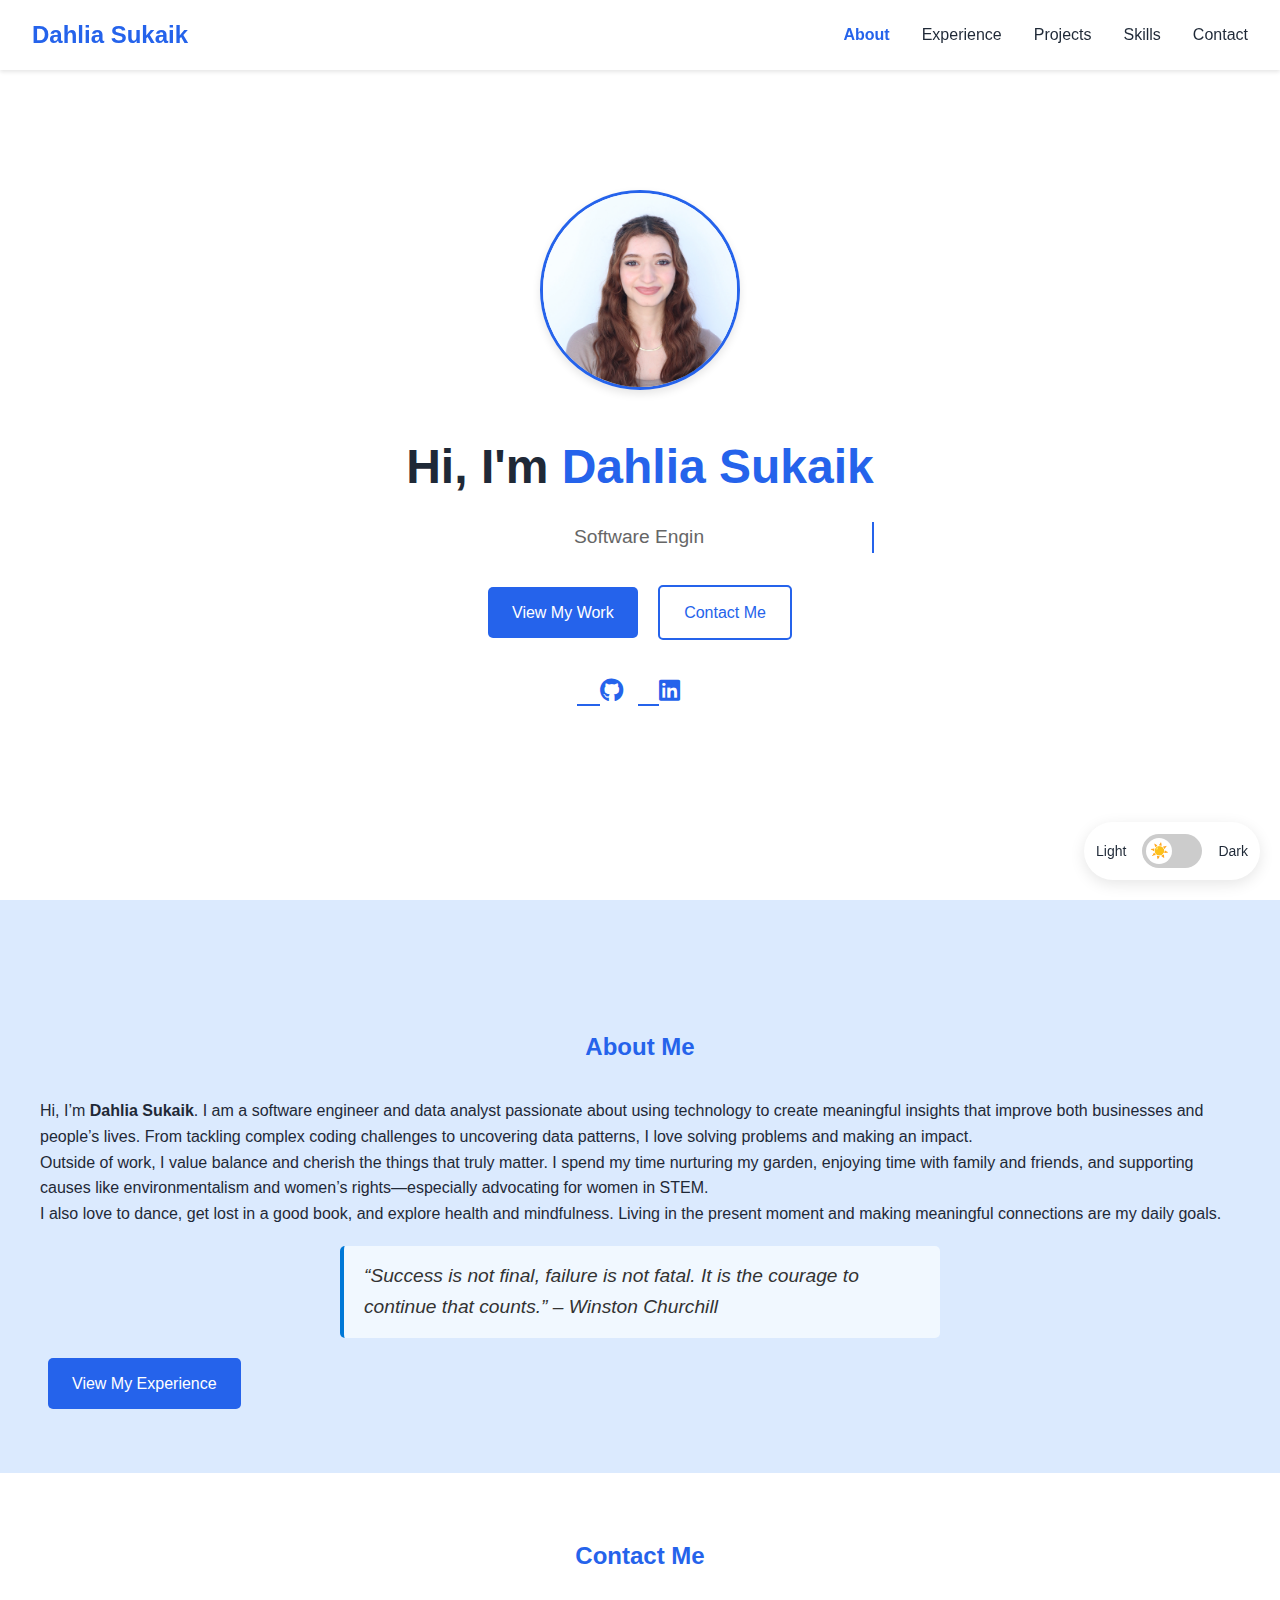
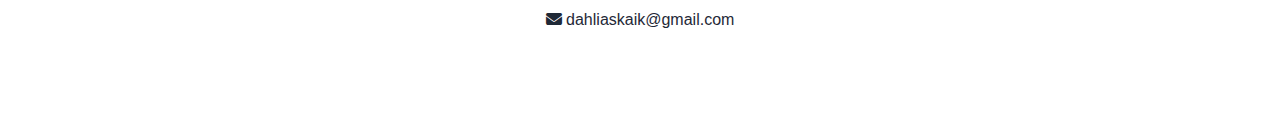
<file: index.html>
<!DOCTYPE html>
<html lang="en">
<head>
    <meta charset="UTF-8">
    <meta name="viewport" content="width=device-width, initial-scale=1.0">
    <title>Dahlia Sukaik - Portfolio</title>
    <link rel="stylesheet" href="css/style.css">
    <link rel="stylesheet" href="css/responsive.css">
    <link rel="stylesheet" href="https://cdnjs.cloudflare.com/ajax/libs/font-awesome/6.5.1/css/all.min.css">
</head>
<body>
    <!-- Navigation -->
    <nav class="navbar">
        <div class="nav-brand"><a href="index.html">Dahlia Sukaik</a></div>
        <ul class="nav-menu">
            <li><a href="index.html" class="active">About</a></li>
            <li><a href="experience.html">Experience</a></li>
            <li><a href="projects.html">Projects</a></li>
            <li><a href="skills.html">Skills</a></li>
            <li><a href="contact.html">Contact</a></li>
        </ul>
        <div class="hamburger">
            <span class="bar"></span>
            <span class="bar"></span>
            <span class="bar"></span>
        </div>
    </nav>

    <!-- Home Section -->
    <section id="home" class="hero">
        <div class="hero-content">
            <img src="assets/images/prof-picture.jpg" alt="Profile Picture" class="profile-image">
            <h1>Hi, I'm <span class="highlight">Dahlia Sukaik</span></h1>
            <p class="tagline"> Software Engineer | Data Analyst</p>
            <div class="cta-buttons">
                <a href="projects.html" class="btn primary">View My Work</a>
                <a href="contact.html#contact-form" class="btn secondary">Contact Me</a>
            </div>
            <div class="social-links">
                <a href="https://github.com/dahliasukaik" target="_blank"><i class="fab fa-github"></i></a>
                <a href="https://www.linkedin.com/in/dahliasukaik928/" target="_blank"><i class="fab fa-linkedin"></i></a>
            </div>
        </div>
    </section>

    <section id="about" class="about highlight-section">
        <div class="container">
            <div class="about-grid centered">
                <!-- About Content -->
                <div class="about-content">
                    <h2>About Me</h2>
                    <p class="intro">
                        Hi, I’m <strong>Dahlia Sukaik</strong>. I am a software engineer and data analyst passionate about using technology to create meaningful insights that improve both businesses and people’s lives. From tackling complex coding challenges to uncovering data patterns, I love solving problems and making an impact.
                    </p>
                    <p>
                        Outside of work, I value balance and cherish the things that truly matter. I spend my time nurturing my garden, enjoying time with family and friends, and supporting causes like environmentalism and women’s rights—especially advocating for women in STEM.
                    </p>
                    <p>
                        I also love to dance, get lost in a good book, and explore health and mindfulness. Living in the present moment and making meaningful connections are my daily goals.
                    </p>
                    <div class="mission-highlight">
                        “Success is not final, failure is not fatal. It is the courage to continue that counts.” – Winston Churchill
                    </div>
                    <div class="cta-buttons">
                        <a href="experience.html" class="btn primary">View My Experience</a>
                    </div>
                </div>
            </div>
        </div>
    </section>
    
    
    
    <!-- Contact Section -->
    <section id="contact" class="contact">
        <div class="container">
            <h2>Contact Me</h2>
            <div class="contact-info">
                <p><i class="fas fa-envelope"></i> dahliaskaik@gmail.com</p>
            </div>
        </div>
    </section>

    <!-- Add this before the scripts -->
    <div class="theme-switch-wrapper">
        <label class="theme-switch">
            <input type="checkbox" id="darkModeToggle">
            <span class="slider"></span>
        </label>
    </div>


    <script src="js/main.js"></script>
    <script src="js/darkMode.js"></script>
    <script src="js/transitions.js"></script>
    <script src="js/animations.js"></script>
</body>
</html>
</file>
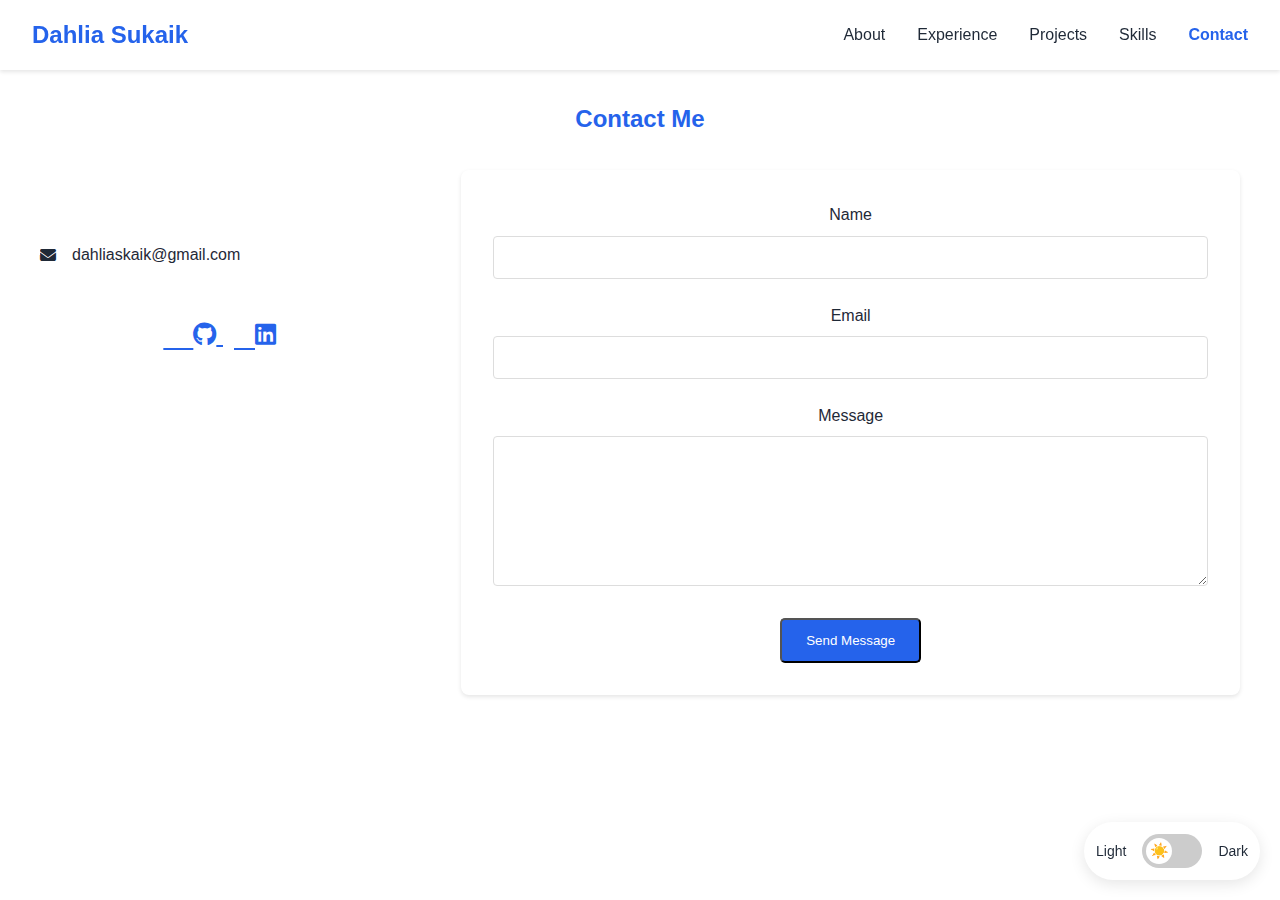
<file: contact.html>
<!DOCTYPE html>
<html lang="en">
<head>
    <meta charset="UTF-8">
    <meta name="viewport" content="width=device-width, initial-scale=1.0">
    <title>Contact - Dahlia Sukaik</title>
    <link rel="stylesheet" href="css/style.css">
    <link rel="stylesheet" href="css/responsive.css">
    <link rel="stylesheet" href="https://cdnjs.cloudflare.com/ajax/libs/font-awesome/6.5.1/css/all.min.css">
</head>
<body>
    <nav class="navbar">
        <div class="nav-brand"><a href="index.html">Dahlia Sukaik</a></div>
        <ul class="nav-menu">
            <li><a href="index.html">About</a></li>
            <li><a href="experience.html">Experience</a></li>
            <li><a href="projects.html">Projects</a></li>
            <li><a href="skills.html">Skills</a></li>
            <li><a href="contact.html" class="active">Contact</a></li>
        </ul>
        <div class="hamburger">
            <span class="bar"></span>
            <span class="bar"></span>
            <span class="bar"></span>
        </div>
    </nav>

    <section class="contact page-section">
        <div class="container">
            <h2>Contact Me</h2>
            <div class="contact-grid">
                <div class="contact-info">
                    <div class="contact-item">
                    </div>
                    <div class="contact-item">
                        <i class="fas fa-envelope"></i>
                        <p>dahliaskaik@gmail.com</p>
                    </div>
                    <div class="social-links">
                        <a href="https://github.com/dahliasukaik" target="_blank">
                            <i class="fab fa-github"></i>
                        </a>
                        <a href="https://www.linkedin.com/in/dahliasukaik928/" target="_blank">
                            <i class="fab fa-linkedin"></i>
                        </a>
                    </div>
                </div>
                <div class="contact-form" id="contact-form">
                    <form id="contactForm">
                        <div class="form-group">
                            <label for="name">Name</label>
                            <input type="text" id="name" name="name" required>
                        </div>
                        <div class="form-group">
                            <label for="email">Email</label>
                            <input type="email" id="email" name="email" required>
                        </div>
                        <div class="form-group">
                            <label for="message">Message</label>
                            <textarea id="message" name="message" required></textarea>
                        </div>
                        <button type="submit" class="btn primary">
                            <span class="button-text">Send Message</span>
                            <span class="button-loader" style="display: none;">
                                <i class="fas fa-spinner fa-spin"></i>
                            </span>
                        </button>
                    </form>
                </div>
            </div>
        </div>
    </section>

    <div class="theme-switch-wrapper">
        <label class="theme-switch">
            <input type="checkbox" id="darkModeToggle">
            <span class="slider"></span>
        </label>
    </div>

    <script src="js/main.js"></script>
    <script src="js/darkMode.js"></script>
    <script src="js/transitions.js"></script>
    <script src="js/animations.js"></script>
</body>
</html>
</file>
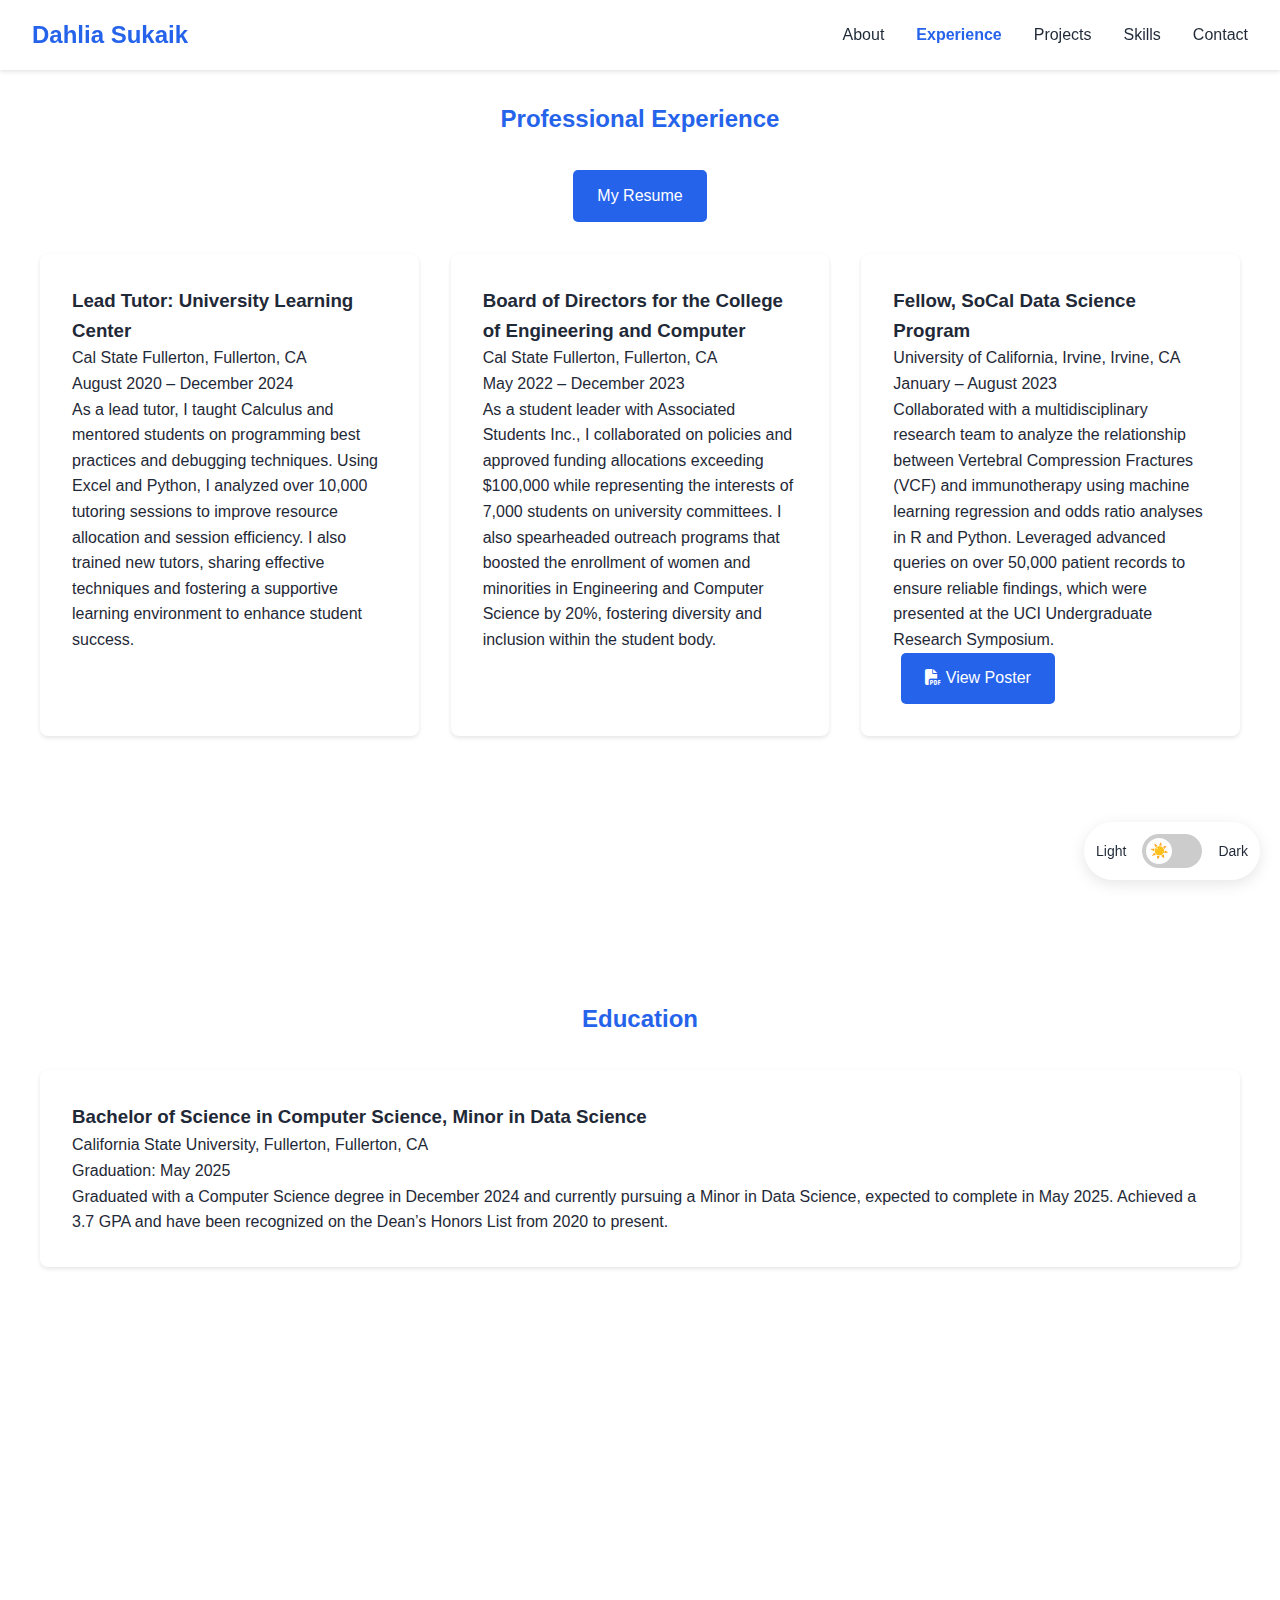
<file: experience.html>
<!DOCTYPE html>
<html lang="en">
<head>
    <meta charset="UTF-8">
    <meta name="viewport" content="width=device-width, initial-scale=1.0">
    <title>Experience - Dahlia</title>
    <link rel="stylesheet" href="css/style.css">
    <link rel="stylesheet" href="css/responsive.css">
    <link rel="stylesheet" href="https://cdnjs.cloudflare.com/ajax/libs/font-awesome/6.5.1/css/all.min.css">
</head>
<body>
    <!-- Navigation -->
    <nav class="navbar">
        <div class="nav-brand"><a href="index.html">Dahlia Sukaik</a></div>
        <ul class="nav-menu">
            <li><a href="index.html">About</a></li>
            <li><a href="experience.html" class="active">Experience</a></li>
            <li><a href="projects.html">Projects</a></li>
            <li><a href="skills.html">Skills</a></li>
            <li><a href="contact.html">Contact</a></li>
        </ul>
        <div class="hamburger">
            <span class="bar"></span>
            <span class="bar"></span>
            <span class="bar"></span>
        </div>
    </nav>

    <!-- Professional Experience Section -->
    <section class="experience page-section">
        <div class="container">
           
            <h2>Professional Experience</h2>
            <div class="resume-download" style="text-align: center; margin-bottom: 20px;">
                <a href="assets/Resume_2025.pdf" class="btn primary" download>My Resume</a>
            </div>
            <div class="experience-grid">
                <div class="experience-card">
                    <h3>Lead Tutor: University Learning Center</h3>
                    <p class="company">Cal State Fullerton, Fullerton, CA</p>
                    <p class="date">August 2020 – December 2024</p>
                    <p>
                        As a lead tutor, I taught Calculus and mentored students on programming best practices and debugging techniques. Using Excel and Python, I analyzed over 10,000 tutoring sessions to improve resource allocation and session efficiency. I also trained new tutors, sharing effective techniques and fostering a supportive learning environment to enhance student success.
                    </p>
                </div>
                
                <div class="experience-card">
                    <h3>Board of Directors for the College of Engineering and Computer</h3>
                    <p class="company">Cal State Fullerton, Fullerton, CA</p>
                    <p class="date">May 2022 – December 2023</p>
                    <p>
                        As a student leader with Associated Students Inc., I collaborated on policies and approved funding allocations exceeding $100,000 while representing the interests of 7,000 students on university committees. I also spearheaded outreach programs that boosted the enrollment of women and minorities in Engineering and Computer Science by 20%, fostering diversity and inclusion within the student body.
                    </p>
                </div>

                <div class="experience-card">
                    <h3>Fellow, SoCal Data Science Program</h3>
                    <p class="company">University of California, Irvine, Irvine, CA</p>
                    <p class="date">January – August 2023</p>
                    <p>
                        Collaborated with a multidisciplinary research team to analyze the relationship between Vertebral Compression Fractures (VCF) and immunotherapy using machine learning regression and odds ratio analyses in R and Python. Leveraged advanced queries on over 50,000 patient records to ensure reliable findings, which were presented at the UCI Undergraduate Research Symposium.
                    </p>
                    <a href="assets/SoCal_Data_Science_Poster.pdf" target="_blank" class="btn primary">
                        <i class="fas fa-file-pdf"></i> View Poster
                    </a>
                </div>
                
            </div>
        </div>
    </section>

    <!-- Education Section -->
    <section class="education page-section">
        <div class="container">
            <h2>Education</h2>
            <div class="experience-grid">
                <div class="experience-card">
                    <h3>Bachelor of Science in Computer Science, Minor in Data Science</h3>
                    <p class="company">California State University, Fullerton, Fullerton, CA</p>
                    <p class="date">Graduation: May 2025</p>
                    <p>
                        Graduated with a Computer Science degree in December 2024 and currently pursuing a Minor in Data Science, expected to complete in May 2025. Achieved a 3.7 GPA and have been recognized on the Dean’s Honors List from 2020 to present.
                    </p>
                </div>
            </div>
        </div>
    </section>


    <!-- Dark Mode Toggle -->
    <div class="theme-switch-wrapper">
        <label class="theme-switch">
            <input type="checkbox" id="darkModeToggle">
            <span class="slider"></span>
        </label>
    </div>

    <script src="js/main.js"></script>
    <script src="js/darkMode.js"></script>
    <script src="js/transitions.js"></script>
    <script src="js/animations.js"></script>
</body>
</html>
</file>
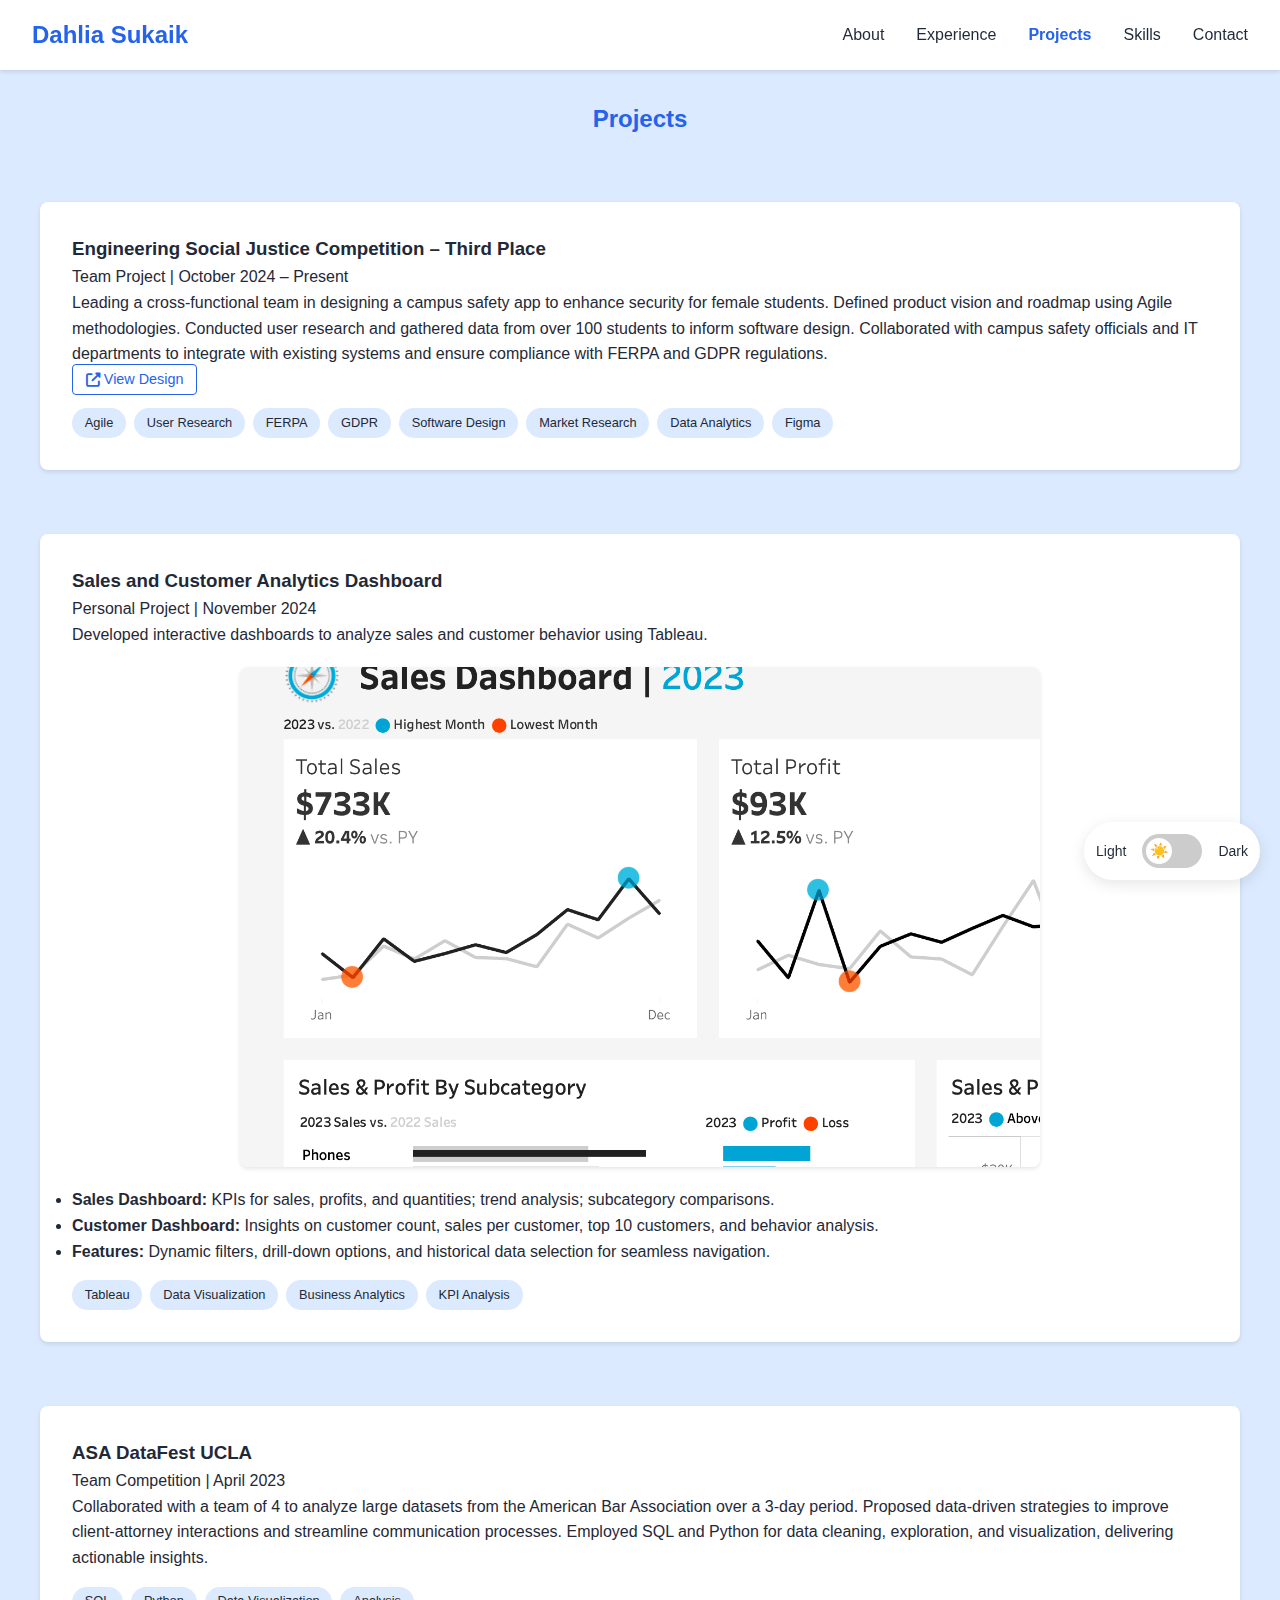
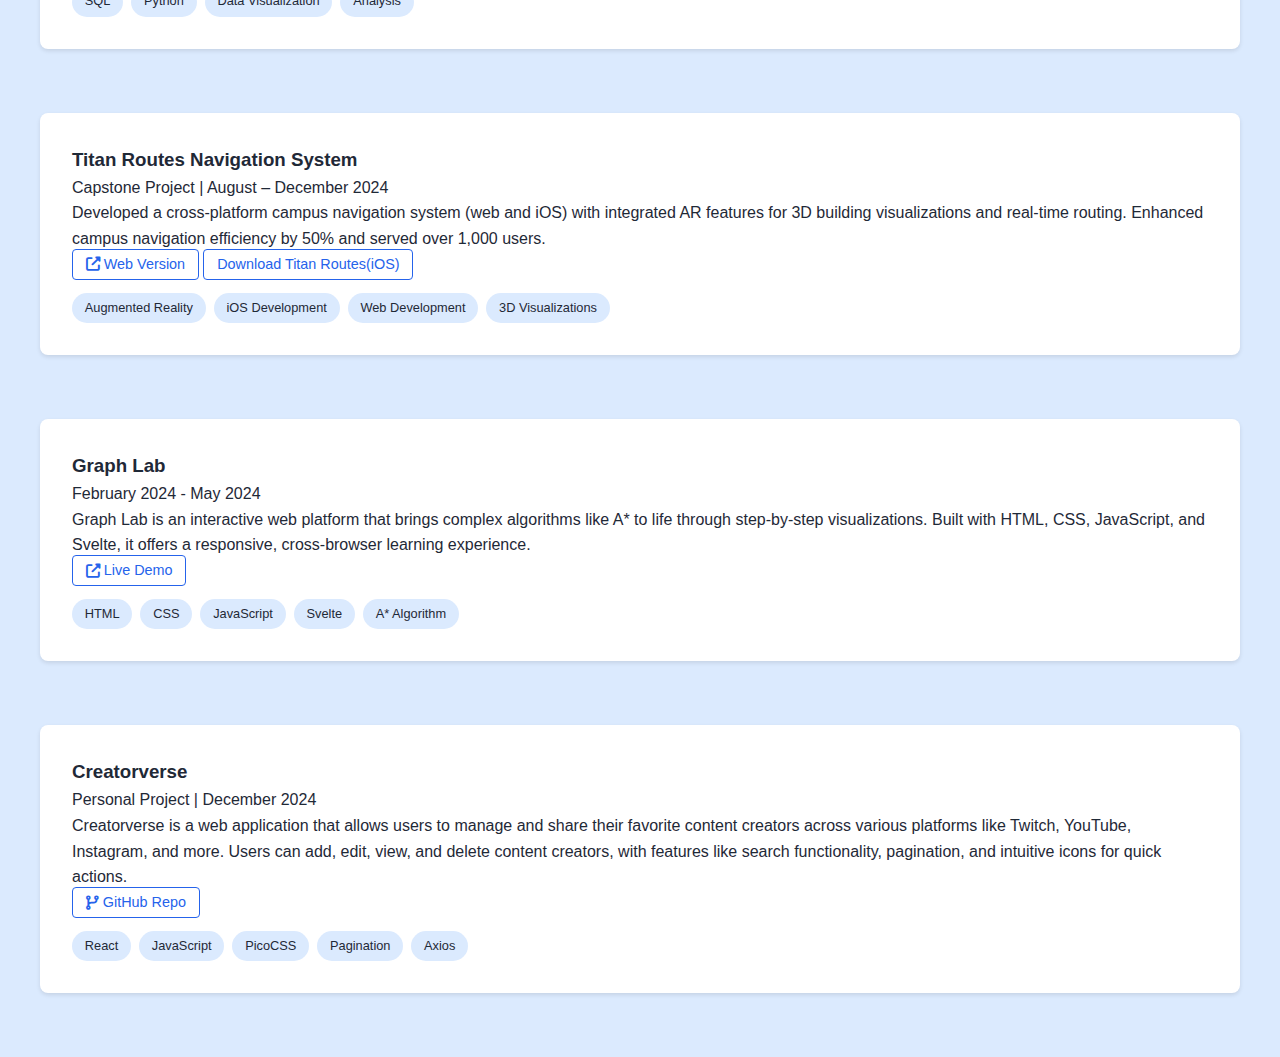
<file: projects.html>
<!DOCTYPE html>
<html lang="en">
<head>
    <meta charset="UTF-8">
    <meta name="viewport" content="width=device-width, initial-scale=1.0">
    <title>Projects - Dahlia Sukaik</title>
    <link rel="stylesheet" href="css/style.css">
    <link rel="stylesheet" href="css/responsive.css">
    <link rel="stylesheet" href="https://cdnjs.cloudflare.com/ajax/libs/font-awesome/6.5.1/css/all.min.css">
</head>
<body>
    <nav class="navbar">
        <div class="nav-brand"><a href="index.html">Dahlia Sukaik</a></div>
        <ul class="nav-menu">
            <li><a href="index.html">About</a></li>
            <li><a href="experience.html">Experience</a></li>
            <li><a href="projects.html" class="active">Projects</a></li>
            <li><a href="skills.html">Skills</a></li>
            <li><a href="contact.html">Contact</a></li>
        </ul>
        <div class="hamburger">
            <span class="bar"></span>
            <span class="bar"></span>
            <span class="bar"></span>
        </div>
    </nav>

    <!-- Projects Section -->
    <section class="projects page-section">
        <div class="container">
            <h2>Projects</h2>
            <div class="projects-grid">

                <!-- Project 1 -->
                <div class="project-card">
                    <h3>Engineering Social Justice Competition – Third Place</h3>
                    <p class="project-type">Team Project | October 2024 – Present</p>
                    <p>
                        Leading a cross-functional team in designing a campus safety app to enhance security for female students. Defined product vision and roadmap using Agile methodologies. Conducted user research and gathered data from over 100 students to inform software design. Collaborated with campus safety officials and IT departments to integrate with existing systems and ensure compliance with FERPA and GDPR regulations.
                    </p>
                    <div class="project-links">
                        <a href="https://sites.google.com/csu.fullerton.edu/wlk/home" target="_blank" class="btn-small"><i class="fas fa-external-link-alt"></i> View Design</a>
                    </div>
                    <div class="project-tech">
                        <span class="tech-tag">Agile</span>
                        <span class="tech-tag">User Research</span>
                        <span class="tech-tag">FERPA</span>
                        <span class="tech-tag">GDPR</span>
                        <span class="tech-tag">Software Design</span>
                        <span class="tech-tag">Market Research</span>
                        <span class="tech-tag">Data Analytics</span>
                        <span class="tech-tag">Figma</span>
                    </div>
                </div>


                <div class="project-card">
                    <h3>Sales and Customer Analytics Dashboard</h3>
                    <p class="project-type">Personal Project | November 2024</p>
                    <p>
                        Developed interactive dashboards to analyze sales and customer behavior using Tableau.
                    </p>
                    <img src="assets/images/tableau-dashboard.png" alt="Sales and Customer Analytics Dashboard" class="project-image">

                    <ul>
                        <li><strong>Sales Dashboard:</strong> KPIs for sales, profits, and quantities; trend analysis; subcategory comparisons.</li>
                        <li><strong>Customer Dashboard:</strong> Insights on customer count, sales per customer, top 10 customers, and behavior analysis.</li>
                        <li><strong>Features:</strong> Dynamic filters, drill-down options, and historical data selection for seamless navigation.</li>
                    </ul>
                    <div class="project-tech">
                        <span class="tech-tag">Tableau</span>
                        <span class="tech-tag">Data Visualization</span>
                        <span class="tech-tag">Business Analytics</span>
                        <span class="tech-tag">KPI Analysis</span>
                    </div>
                </div>
                
      
                
                <!-- Project 3 -->
                <div class="project-card">
                    <h3>ASA DataFest UCLA</h3>
                    <p class="project-type">Team Competition | April 2023</p>
                    <p>
                        Collaborated with a team of 4 to analyze large datasets from the American Bar Association over a 3-day period. Proposed data-driven strategies to improve client-attorney interactions and streamline communication processes. Employed SQL and Python for data cleaning, exploration, and visualization, delivering actionable insights.
                    </p>
                    <div class="project-tech">
                        <span class="tech-tag">SQL</span>
                        <span class="tech-tag">Python</span>
                        <span class="tech-tag">Data Visualization</span>
                        <span class="tech-tag">Analysis</span>
                    </div>
                </div>

                <!-- Project 2 -->
                <div class="project-card">
                    <h3>Titan Routes Navigation System</h3>
                    <p class="project-type">Capstone Project | August – December 2024</p>
                    <p>
                        Developed a cross-platform campus navigation system (web and iOS) with integrated AR features for 3D building visualizations and real-time routing. Enhanced campus navigation efficiency by 50% and served over 1,000 users.
                    </p>
                    <a href="https://www.titanroutes.com/" target="_blank" class="btn-small"><i class="fas fa-external-link-alt"></i> Web Version</a>
                    <a href="https://apps.apple.com/us/app/titan-routes/id6714485094" class="btn-small" download>Download Titan Routes(iOS)</a>
                    <div class="project-tech">
                        <span class="tech-tag">Augmented Reality</span>
                        <span class="tech-tag">iOS Development</span>
                        <span class="tech-tag">Web Development</span>
                        <span class="tech-tag">3D Visualizations</span>
                    </div>
                </div>

                <div class="project-card">
                    <h3>Graph Lab</h3>
                    <p class="project-type"> February 2024 - May 2024 </p>
                    <p>
                        Graph Lab is an interactive web platform that brings complex algorithms like A* to life through step-by-step visualizations. Built with HTML, CSS, JavaScript, and Svelte, it offers a responsive, cross-browser learning experience.
                    </p>
                    <div class="project-links">
                        <a href="https://www.graph-lab.com/" target="_blank" class="btn-small"><i class="fas fa-external-link-alt"></i> Live Demo</a>
                    </div>
                    <div class="project-tech">
                        <span class="tech-tag">HTML</span>
                        <span class="tech-tag">CSS</span>
                        <span class="tech-tag">JavaScript</span>
                        <span class="tech-tag">Svelte</span>
                        <span class="tech-tag">A* Algorithm</span>
                    </div>
                </div>


                                <!-- Project: Creatorverse -->
                <div class="project-card">
                    <h3>Creatorverse</h3>
                    <p class="project-type">Personal Project | December 2024</p>
                    <p>
                        Creatorverse is a web application that allows users to manage and share their favorite content creators across various platforms like Twitch, YouTube, Instagram, and more. 
                        Users can add, edit, view, and delete content creators, with features like search functionality, pagination, and intuitive icons for quick actions.
                    </p>
                    <div class="project-links">
                        <a href="https://github.com/dahliasukaik/creatorverse" target="_blank" class="btn-small"><i class="fas fa-code-branch"></i> GitHub Repo</a>
                    </div>
                    <div class="project-tech">
                        <span class="tech-tag">React</span>
                        <span class="tech-tag">JavaScript</span>
                        <span class="tech-tag">PicoCSS</span>
                        <span class="tech-tag">Pagination</span>
                        <span class="tech-tag">Axios</span>
                    </div>
                </div>


            </div>
        </div>
    </section>

    <div class="theme-switch-wrapper">
        <label class="theme-switch">
            <input type="checkbox" id="darkModeToggle">
            <span class="slider"></span>
        </label>
    </div>

    <script src="js/main.js"></script>
    <script src="js/darkMode.js"></script>
    <script src="js/transitions.js"></script>
    <script src="js/animations.js"></script>
</body>
</html>
</file>
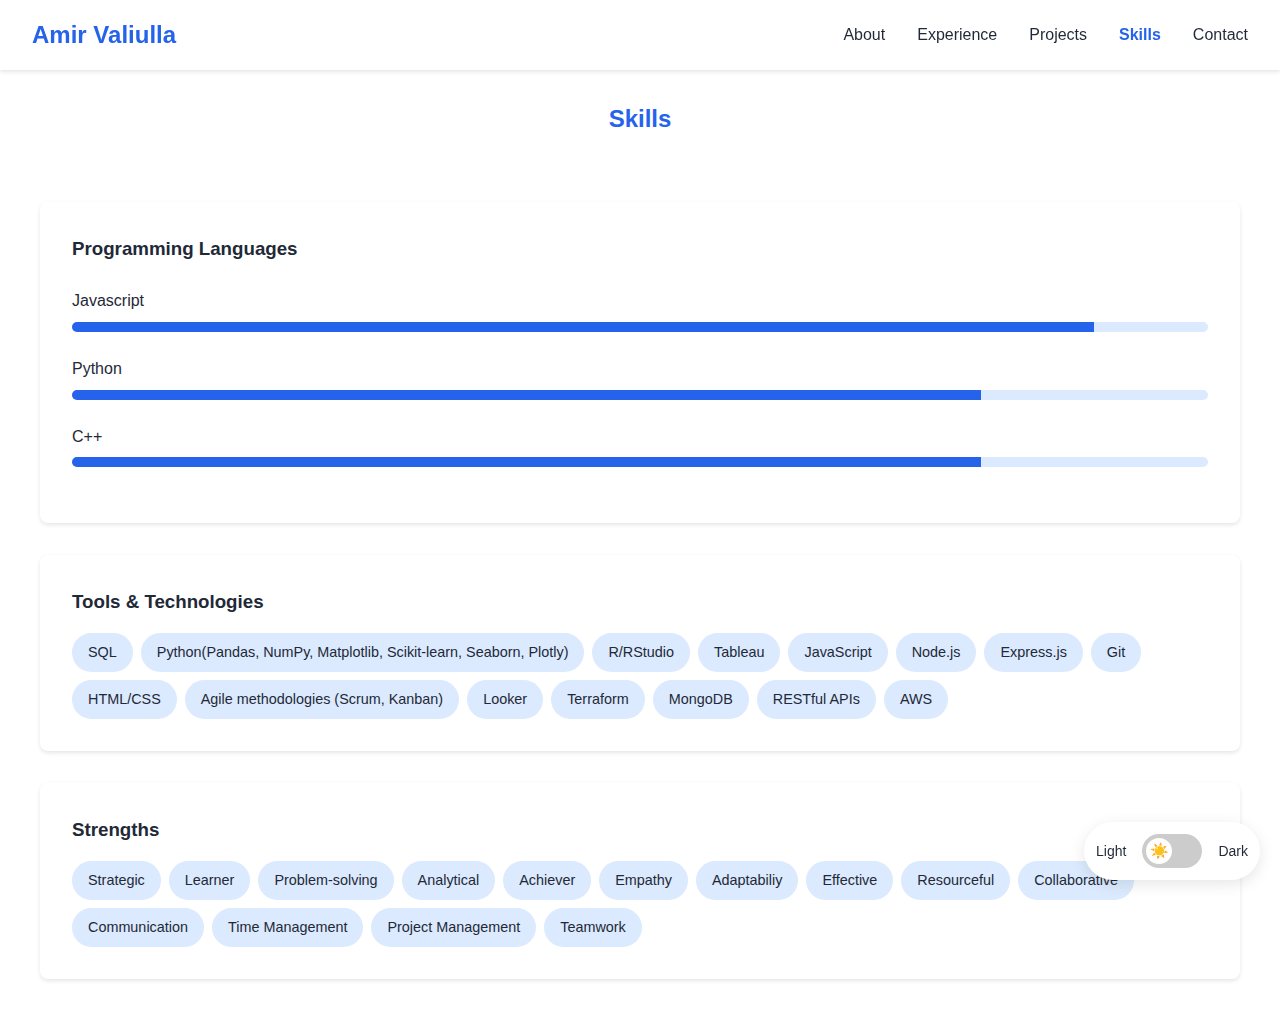
<file: skills.html>
<!DOCTYPE html>
<html lang="en">
<head>
    <meta charset="UTF-8">
    <meta name="viewport" content="width=device-width, initial-scale=1.0">
    <title>Skills - Dahlia Sukaik</title>
    <link rel="stylesheet" href="css/style.css">
    <link rel="stylesheet" href="css/responsive.css">
    <link rel="stylesheet" href="https://cdnjs.cloudflare.com/ajax/libs/font-awesome/6.5.1/css/all.min.css">
</head>
<body>
    <nav class="navbar">
        <div class="nav-brand"><a href="index.html">Amir Valiulla</a></div>
        <ul class="nav-menu">
            <li><a href="index.html">About</a></li>
            <li><a href="experience.html">Experience</a></li>
            <li><a href="projects.html">Projects</a></li>
            <li><a href="skills.html" class="active">Skills</a></li>
            <li><a href="contact.html">Contact</a></li>
        </ul>
        <div class="hamburger">
            <span class="bar"></span>
            <span class="bar"></span>
            <span class="bar"></span>
        </div>
    </nav>

    <section class="skills page-section">
        <div class="container">
            <h2>Skills</h2>
            <div class="skills-grid">
                <div class="skill-category">
                    <h3>Programming Languages</h3>
                    <div class="skill-bars">
                        <div class="skill-item">
                            <span class="skill-name">Javascript</span>
                            <div class="skill-bar">
                                <div class="skill-level" style="width: 90%;">
                                    <span>3 years</span>
                                </div>
                            </div>
                        </div>
                        <div class="skill-item">
                            <span class="skill-name">Python</span>
                            <div class="skill-bar">
                                <div class="skill-level" style="width: 80%;">
                                    <span>2 years</span>
                                </div>
                            </div>
                        </div>
                        <div class="skill-item">
                            <span class="skill-name">C++</span>
                            <div class="skill-bar">
                                <div class="skill-level" style="width: 80%;">
                                    <span>2 years</span>
                                </div>
                            </div>
                        </div>
                    </div>
                </div>

                <div class="skill-category">
                    <h3>Tools & Technologies</h3>
                    <div class="skill-tags">
                        <span class="skill-tag">SQL</span>
                        <span class="skill-tag">Python(Pandas, NumPy, Matplotlib, Scikit-learn, Seaborn, Plotly)</span>
                        <span class="skill-tag">R/RStudio</span>
                        <span class="skill-tag">Tableau</span>
                        <span class="skill-tag">JavaScript</span>


                        <span class="skill-tag">Node.js</span>
                        <span class="skill-tag">Express.js</span>
                        <span class="skill-tag">Git</span>
                        <span class="skill-tag">HTML/CSS</span>
                        <span class="skill-tag">Agile methodologies (Scrum, Kanban)</span>


                        <span class="skill-tag">Looker</span>
                        <span class="skill-tag">Terraform</span>
                        <span class="skill-tag"> MongoDB</span>
                        <span class="skill-tag">RESTful APIs</span>
                        <span class="skill-tag">AWS</span>
                        
                    </div>
                </div>

                <div class="skill-category">
                    <h3>Strengths</h3>
                    <div class="skill-tags">
                        <span class="skill-tag">Strategic</span>
                        <span class="skill-tag">Learner</span>
                        <span class="skill-tag">Problem-solving</span>
                        <span class="skill-tag">Analytical</span>
                        <span class="skill-tag">Achiever</span>
                        <span class="skill-tag">Empathy</span>
                        <span class="skill-tag">Adaptabiliy</span>
                        <span class="skill-tag">Effective</span>
                        <span class="skill-tag">Resourceful</span>
                        <span class="skill-tag">Collaborative</span>
                        <span class="skill-tag">Communication</span>
                        <span class="skill-tag">Time Management</span>
                        <span class="skill-tag">Project Management</span>
                        <span class="skill-tag">Teamwork</span>
                    </div>
                </div>
            </div>
        </div>
    </section>

    <div class="theme-switch-wrapper">
        <label class="theme-switch">
            <input type="checkbox" id="darkModeToggle">
            <span class="slider"></span>
        </label>
    </div>

    <script src="js/main.js"></script>
    <script src="js/darkMode.js"></script>
    <script src="js/transitions.js"></script>
    <script src="js/animations.js"></script>
</body>
</html>
</file>
<file: css/responsive.css>
/* Hamburger menu - hidden by default */
.hamburger {
    display: none;
    cursor: pointer;
}

.bar {
    display: block;
    width: 25px;
    height: 3px;
    margin: 5px auto;
    transition: all 0.3s ease;
    background-color: var(--text-color);
}

/* Base responsive styles */
@media screen and (max-width: 1200px) {
    .container {
        padding: 0 2rem;
    }
}

/* Tablet and smaller screens */
@media screen and (max-width: 768px) {
    .hamburger {
        display: block;
    }

    .nav-menu {
        position: fixed;
        left: -100%;
        top: 70px;
        gap: 0;
        flex-direction: column;
        background-color: var(--bg-color);
        width: 100%;
        text-align: center;
        transition: 0.3s;
        box-shadow: 0 2px 4px rgba(0,0,0,0.1);
    }

    .nav-menu.active {
        left: 0;
    }

    .nav-menu li {
        margin: 16px 0;
    }

    .hero h1 {
        font-size: 2rem;
    }

    .tagline {
        font-size: 1rem;
    }

    .btn {
        display: block;
        margin: 0.5rem auto;
        width: 200px;
    }

    .contact-grid {
        grid-template-columns: 1fr;
    }

    .skills-grid {
        grid-template-columns: 1fr;
    }

    .project-header {
        flex-direction: column;
        align-items: flex-start;
        gap: 1rem;
    }

    .profile-image {
        width: 150px;
        height: 150px;
    }

    .project-card {
        padding: 1.5rem;
    }

    .project-header {
        flex-direction: column;
        gap: 1rem;
    }

    .project-links {
        display: flex;
        gap: 1rem;
    }

    .experience-grid {
        grid-template-columns: 1fr;
    }

    .contact-grid {
        grid-template-columns: 1fr;
    }
}

/* Mobile screens */
@media screen and (max-width: 480px) {
    .container {
        padding: 0 1rem;
    }

    .hero h1 {
        font-size: 1.75rem;
    }

    .profile-image {
        width: 120px;
        height: 120px;
    }

    .cta-buttons {
        display: flex;
        flex-direction: column;
        gap: 1rem;
    }

    .btn {
        width: 100%;
        margin: 0;
    }

    .project-tech {
        flex-wrap: wrap;
    }

    .tech-tag {
        margin: 0.25rem;
    }

    .theme-switch-wrapper {
        right: 10px;
        bottom: 10px;
        padding: 8px;
    }
}

/* Landscape orientation */
@media screen and (max-height: 500px) and (orientation: landscape) {
    .hero {
        padding: 6rem 2rem;
        height: auto;
        min-height: 100vh;
    }

    .profile-image {
        width: 100px;
        height: 100px;
        margin-bottom: 1rem;
    }
}

/* Dark mode adjustments for mobile */
@media screen and (max-width: 768px) {
    body.dark-mode .nav-menu {
        background-color: var(--bg-color);
        border-top: 1px solid rgba(255,255,255,0.1);
    }
}

/* Print styles */
@media print {
    .navbar,
    .theme-switch-wrapper,
    .cta-buttons {
        display: none;
    }

    body {
        color: black;
        background: white;
    }

    .container {
        width: 100%;
        margin: 0;
        padding: 0;
    }
}
</file>
<file: css/style.css>
/* Reset and Base Styles */
* {
    margin: 0;
    padding: 0;
    box-sizing: border-box;
}

:root {
    --primary-color: #2563eb;
    --secondary-color: #1e40af;
    --text-color: #1f2937;
    --bg-color: #ffffff;
    --accent-color: #dbeafe;
    --card-bg: #ffffff;
    --shadow-color: rgba(0,0,0,0.1);
}

body {
    font-family: 'Inter', sans-serif;
    line-height: 1.6;
    color: var(--text-color);
}

body.dark-mode {
    --bg-color: #1a1a1a;
    --text-color: #e5e7eb;
    --card-bg: #2d2d2d;
    --shadow-color: rgba(0,0,0,0.3);
    --accent-color: #1e3a8a;
    background-color: var(--bg-color);
}

/* Navigation Styles */
.navbar {
    position: fixed;
    top: 0;
    width: 100%;
    padding: 1rem 2rem;
    background-color: var(--bg-color);
    box-shadow: 0 2px 4px rgba(0,0,0,0.1);
    display: flex;
    justify-content: space-between;
    align-items: center;
    z-index: 1000;
}

.nav-brand {
    font-size: 1.5rem;
    font-weight: bold;
    color: var(--primary-color);
}

.nav-menu {
    display: flex;
    list-style: none;
    gap: 2rem;
}

.nav-menu a {
    text-decoration: none;
    color: var(--text-color);
    font-weight: 500;
    transition: color 0.3s ease;
}

.nav-menu a:hover {
    color: var(--primary-color);
}

/* Hero Section Styles */
.hero {
    height: 100vh;
    display: flex;
    align-items: center;
    justify-content: center;
    text-align: center;
    padding: 0 2rem;
    background-color: var(--bg-color);
}

.hero-content {
    max-width: 800px;
}

.profile-image {
    width: 200px;
    height: 200px;
    border-radius: 50%;
    margin-bottom: 2rem;
    object-fit: cover;
    border: 3px solid var(--primary-color);
    box-shadow: 0 4px 8px rgba(0,0,0,0.1);
}

.hero h1 {
    font-size: 3rem;
    margin-bottom: 1rem;
}

.highlight {
    color: var(--primary-color);
}

.tagline {
    font-size: 1.2rem;
    color: #666;
    margin-bottom: 2rem;
    border-right: 2px solid var(--primary-color);
    white-space: nowrap;
    overflow: hidden;
    animation: cursor-blink 0.7s infinite;
}

@keyframes cursor-blink {
    0%, 100% { border-color: transparent }
    50% { border-color: var(--primary-color) }
}

/* Button Styles */
.btn {
    display: inline-block;
    padding: 0.8rem 1.5rem;
    border-radius: 5px;
    text-decoration: none;
    font-weight: 500;
    transition: all 0.3s ease;
    margin: 0 0.5rem;
}

.primary {
    background-color: var(--primary-color);
    color: white;
}

.secondary {
    background-color: transparent;
    color: var(--primary-color);
    border: 2px solid var(--primary-color);
}

.primary:hover {
    background-color: var(--secondary-color);
}

.secondary:hover {
    background-color: var(--accent-color);
} 

/* About Section */
.about {
    padding: 6rem 2rem 4rem;
    background-color: var(--accent-color);
}

.container {
    max-width: 1200px;
    margin: 0 auto;
}

.about-content {
    margin-top: 2rem;
}

/* Styling the mission highlight */
.mission-highlight {
    font-size: 1.2em;
    font-style: italic;
    margin: 20px 0;
    padding: 15px 20px;
    background: #f1f8ff;
    border-left: 4px solid #0078d7;
    color: #333;
    border-radius: 5px;
    max-width: 600px;
    margin-left: auto;
    margin-right: auto;
}

/* Experience Section */
.experience {
    padding: 4rem 2rem;
}

.experience-grid {
    display: grid;
    grid-template-columns: repeat(auto-fit, minmax(300px, 1fr));
    gap: 2rem;
    margin-top: 2rem;
}

.experience-card {
    background: white;
    padding: 2rem;
    border-radius: 8px;
    box-shadow: 0 2px 4px rgba(0,0,0,0.1);
}

/* Projects Section */
.projects {
    padding: 4rem 2rem;
    background-color: var(--accent-color);
}

.project-card {
    background: white;
    padding: 2rem;
    border-radius: 8px;
    margin-top: 2rem;
    box-shadow: 0 2px 4px rgba(0,0,0,0.1);
    transition: transform 0.3s ease, box-shadow 0.3s ease;
}

.project-image {
    width: 100%; /* Makes the image take the full width of its container */
    max-width: 800px; /* Restricts the image to a maximum width */
    height: auto; /* Maintains the aspect ratio */
    margin: 20px auto; /* Centers the image with spacing */
    display: block; /* Ensures the image is centered in its container */
    border-radius: 8px; /* Optional: Adds rounded corners */
    box-shadow: 0 4px 6px rgba(0, 0, 0, 0.1); /* Optional: Adds a shadow for better visual appeal */
}

/* Contact Section */
.contact {
    padding: 4rem 2rem;
    text-align: center;
}

.contact-info {
    margin-top: 2rem;
}

.contact-info p {
    margin: 1rem 0;
}

/* Social Links */
.social-links {
    margin-top: 2rem;
}

.social-links a {
    font-size: 1.5rem;
    color: var(--primary-color);
    margin: 0 1rem;
    transition: color 0.3s ease;
    position: relative;
    overflow: hidden;
}

.social-links a::after {
    content: '';
    position: absolute;
    bottom: -2px;
    left: 0;
    width: 100%;
    height: 2px;
    background: var(--primary-color);
    transform: translateX(-100%);
    transition: transform 0.3s ease;
}

.social-links a:hover::after {
    transform: translateX(0);
}

/* Section Headers */
section h2 {
    text-align: center;
    margin-bottom: 2rem;
    color: var(--primary-color);
} 

/* Page Section Styles */
.page-section {
    padding-top: 100px; /* Account for fixed navbar */
    min-height: 100vh;
}

/* Active Navigation Link */
.nav-menu a.active {
    color: var(--primary-color);
    font-weight: 600;
}

/* Navigation Brand Link */
.nav-brand a {
    text-decoration: none;
    color: inherit;
}

/* Experience Cards Hover Effect */
.experience-card {
    transition: transform 0.3s ease, box-shadow 0.3s ease;
}

.experience-card:hover {
    transform: translateY(-5px);
    box-shadow: 0 4px 8px rgba(0,0,0,0.2);
} 

/* Skills Page Styles */
.skills-grid {
    display: grid;
    gap: 2rem;
    padding: 2rem 0;
}

.skill-category {
    background: white;
    padding: 2rem;
    border-radius: 8px;
    box-shadow: 0 2px 4px rgba(0,0,0,0.1);
}

.skill-bars {
    margin-top: 1.5rem;
}

.skill-item {
    margin-bottom: 1.5rem;
}

.skill-name {
    display: block;
    margin-bottom: 0.5rem;
    font-weight: 500;
}

.skill-bar {
    background: var(--accent-color);
    height: 10px;
    border-radius: 5px;
    overflow: hidden;
}

.skill-level {
    background: var(--primary-color);
    height: 100%;
    position: relative;
    transition: width 1s ease;
    animation: skillFill 1.5s ease forwards;
    width: 0;
}

@keyframes skillFill {
    from { width: 0; }
    to { width: var(--skill-percent); }
}

.skill-level span {
    position: absolute;
    right: 8px;
    top: -20px;
    font-size: 0.8rem;
    color: var(--text-color);
}

.skill-tags {
    display: flex;
    flex-wrap: wrap;
    gap: 0.5rem;
    margin-top: 1rem;
}

.skill-tag {
    background: var(--accent-color);
    padding: 0.5rem 1rem;
    border-radius: 20px;
    font-size: 0.9rem;
}

/* Projects Page Styles */
.projects-grid {
    display: grid;
    gap: 2rem;
}

.project-header {
    display: flex;
    justify-content: space-between;
    align-items: center;
    margin-bottom: 1rem;
}

.btn-small {
    padding: 0.4rem 0.8rem;
    font-size: 0.9rem;
    text-decoration: none;
    color: var(--primary-color);
    border: 1px solid var(--primary-color);
    border-radius: 4px;
    transition: all 0.3s ease;
}

.btn-small:hover {
    background: var(--primary-color);
    color: white;
}

.project-tech {
    margin-top: 1rem;
    display: flex;
    flex-wrap: wrap;
    gap: 0.5rem;
}

.tech-tag {
    background: var(--accent-color);
    padding: 0.3rem 0.8rem;
    border-radius: 15px;
    font-size: 0.8rem;
}

/* Contact Page Styles */
.contact-grid {
    display: grid;
    grid-template-columns: 1fr 2fr;
    gap: 2rem;
    margin-top: 2rem;
}

.contact-item {
    display: flex;
    align-items: center;
    gap: 1rem;
    margin-bottom: 1.5rem;
}

.contact-form {
    background: white;
    padding: 2rem;
    border-radius: 8px;
    box-shadow: 0 2px 4px rgba(0,0,0,0.1);
}

.form-group {
    margin-bottom: 1.5rem;
}

.form-group label {
    display: block;
    margin-bottom: 0.5rem;
    font-weight: 500;
}

.form-group input,
.form-group textarea {
    width: 100%;
    padding: 0.8rem;
    border: 1px solid #ddd;
    border-radius: 4px;
    font-family: inherit;
}

.form-group textarea {
    height: 150px;
    resize: vertical;
} 

/* Reveal Animation */
.reveal {
    opacity: 0;
    transform: translateY(20px);
    transition: all 0.8s ease;
}

.reveal.active {
    opacity: 1;
    transform: translateY(0);
}

/* Form Button Success State */
.btn.success {
    background-color: #22c55e !important;
    border-color: #22c55e !important;
}

/* Smooth transitions for project cards */
.project-card {
    transition: transform 0.3s ease, box-shadow 0.3s ease;
}

/* Typing cursor effect */
.tagline {
    border-right: 2px solid var(--primary-color);
    white-space: nowrap;
    overflow: hidden;
    animation: cursor-blink 0.7s infinite;
}

@keyframes cursor-blink {
    0%, 100% { border-color: transparent }
    50% { border-color: var(--primary-color) }
} 

/* Dark mode toggle */
.theme-switch-wrapper {
    position: fixed;
    right: 20px;
    bottom: 20px;
    display: flex;
    align-items: center;
    z-index: 1000;
    padding: 12px;
    background: var(--card-bg);
    border-radius: 50px;
    box-shadow: 0 4px 15px var(--shadow-color);
    transition: all 0.3s ease;
}

.theme-switch-wrapper:hover {
    transform: translateY(-2px);
    box-shadow: 0 6px 20px var(--shadow-color);
}

.theme-switch {
    display: inline-block;
    position: relative;
    width: 60px;
    height: 34px;
    margin: 0 8px;
}

.theme-switch input {
    opacity: 0;
    width: 0;
    height: 0;
}

.slider {
    position: absolute;
    cursor: pointer;
    top: 0;
    left: 0;
    right: 0;
    bottom: 0;
    background-color: #ccc;
    transition: .4s;
    border-radius: 34px;
}

.slider:before {
    position: absolute;
    content: "☀️";
    display: flex;
    align-items: center;
    justify-content: center;
    height: 26px;
    width: 26px;
    left: 4px;
    bottom: 4px;
    background-color: white;
    transition: .4s;
    border-radius: 50%;
    font-size: 15px;
}

input:checked + .slider {
    background-color: var(--primary-color);
}

input:checked + .slider:before {
    transform: translateX(26px);
    content: "🌙";
}

/* Theme Labels */
.theme-switch-wrapper::before,
.theme-switch-wrapper::after {
    font-size: 14px;
    font-weight: 500;
    color: var(--text-color);
}

.theme-switch-wrapper::before {
    content: "Light";
    margin-right: 8px;
}

.theme-switch-wrapper::after {
    content: "Dark";
    margin-left: 8px;
}

/* Position variants - Add these classes to theme-switch-wrapper to change position */
.top-right {
    top: 80px;
    bottom: auto;
}

.top-left {
    top: 80px;
    left: 20px;
    right: auto;
    bottom: auto;
}

.bottom-left {
    left: 20px;
    right: auto;
}

/* Page Transitions */
.page-transition {
    animation: fadeOut 0.5s ease forwards;
}

@keyframes fadeOut {
    from { opacity: 1; }
    to { opacity: 0; }
}

/* Enhanced Form Validation Styles */
.form-group.error input,
.form-group.error textarea {
    border-color: #dc2626;
}

.form-group .error-message {
    color: #dc2626;
    font-size: 0.875rem;
    margin-top: 0.25rem;
    display: none;
}

.form-group.error .error-message {
    display: block;
}

/* Loading Animation */
.button-loader {
    display: inline-block;
    margin-left: 8px;
}

.loading {
    opacity: 0.7;
    pointer-events: none;
}

/* Scroll Progress Indicator */
.scroll-progress {
    position: fixed;
    top: 0;
    left: 0;
    width: 0;
    height: 3px;
    background: var(--primary-color);
    z-index: 1001;
    transition: width 0.2s ease;
} 

/* Update the dark mode colors */
body.dark-mode {
    --bg-color: #1a1a1a;
    --text-color: #e5e7eb;
    --card-bg: #2d2d2d;
    --shadow-color: rgba(0,0,0,0.3);
    --accent-color: #1e3a8a;
    background-color: var(--bg-color);
}

/* Make sure sections are visible in dark mode */
body.dark-mode .about,
body.dark-mode .projects,
body.dark-mode .skills,
body.dark-mode .experience,
body.dark-mode .contact {
    background-color: var(--bg-color);
    color: var(--text-color);
}

/* Ensure all text is visible */
body.dark-mode h1,
body.dark-mode h2,
body.dark-mode h3,
body.dark-mode p,
body.dark-mode li,
body.dark-mode .skill-name,
body.dark-mode .tagline,
body.dark-mode label {
    color: var(--text-color);
}

/* Update background colors */
body.dark-mode .navbar,
body.dark-mode .hero {
    background-color: var(--bg-color);
}

/* Update cards in dark mode */
body.dark-mode .experience-card,
body.dark-mode .project-card,
body.dark-mode .skill-category,
body.dark-mode .contact-form {
    background-color: var(--card-bg);
    color: var(--text-color);
}

/* Update skill tags in dark mode */
body.dark-mode .skill-tag,
body.dark-mode .tech-tag {
    background-color: #374151;
    color: var(--text-color);
}

/* Update form inputs in dark mode */
body.dark-mode .form-group input,
body.dark-mode .form-group textarea {
    background-color: var(--card-bg);
    border-color: #4b5563;
    color: var(--text-color);
}

/* Update skill bars in dark mode */
body.dark-mode .skill-bar {
    background-color: #374151;
}

/* Update links in dark mode */
body.dark-mode .nav-menu a {
    color: var(--text-color);
}

body.dark-mode .nav-menu a:hover,
body.dark-mode .nav-menu a.active {
    color: var(--primary-color);
}

/* Update contact info in dark mode */
body.dark-mode .contact-item {
    color: var(--text-color);
}

/* Update social links in dark mode */
body.dark-mode .social-links a {
    color: var(--primary-color);
}

body.dark-mode .social-links a:hover {
    color: var(--secondary-color);
}

/* Update buttons in dark mode */
body.dark-mode .btn-small {
    color: var(--primary-color);
    border-color: var(--primary-color);
}

body.dark-mode .btn-small:hover {
    background-color: var(--primary-color);
    color: var(--bg-color);
} 

.scroll-to-top {
    position: fixed;
    bottom: 80px;
    right: 20px;
    background: var(--primary-color);
    color: white;
    width: 40px;
    height: 40px;
    border-radius: 50%;
    display: flex;
    align-items: center;
    justify-content: center;
    cursor: pointer;
    opacity: 0;
    transition: all 0.3s ease;
    z-index: 1000;
}

.scroll-to-top.visible {
    opacity: 1;
} 

.page-loader {
    position: fixed;
    top: 0;
    left: 0;
    width: 100%;
    height: 100%;
    background: var(--bg-color);
    display: flex;
    justify-content: center;
    align-items: center;
    z-index: 9999;
    transition: opacity 0.5s ease;
}

.loader {
    width: 50px;
    height: 50px;
    border: 5px solid var(--accent-color);
    border-top: 5px solid var(--primary-color);
    border-radius: 50%;
    animation: spin 1s linear infinite;
}

@keyframes spin {
    0% { transform: rotate(0deg); }
    100% { transform: rotate(360deg); }
} 

.project-gallery {
    margin-top: 1rem;
    display: grid;
    grid-template-columns: repeat(auto-fit, minmax(200px, 1fr));
    gap: 1rem;
}

.project-image {
    width: 100%;
    max-height: 500px;
    object-fit: cover;
    border-radius: 8px;
    box-shadow: 0 2px 4px rgba(0,0,0,0.1);
    transition: transform 0.3s ease;
}

.project-image:hover {
    transform: scale(1.02);
}

.project-details {
    margin-top: 1.5rem;
}

.form-message {
    padding: 1rem;
    border-radius: 4px;
    margin-bottom: 1rem;
    display: none;
}

.form-message.success {
    background: #dcfce7;
    color: #166534;
    display: block;
}

.form-message.error {
    background: #fee2e2;
    color: #991b1b;
    display: block;
}
</file>
